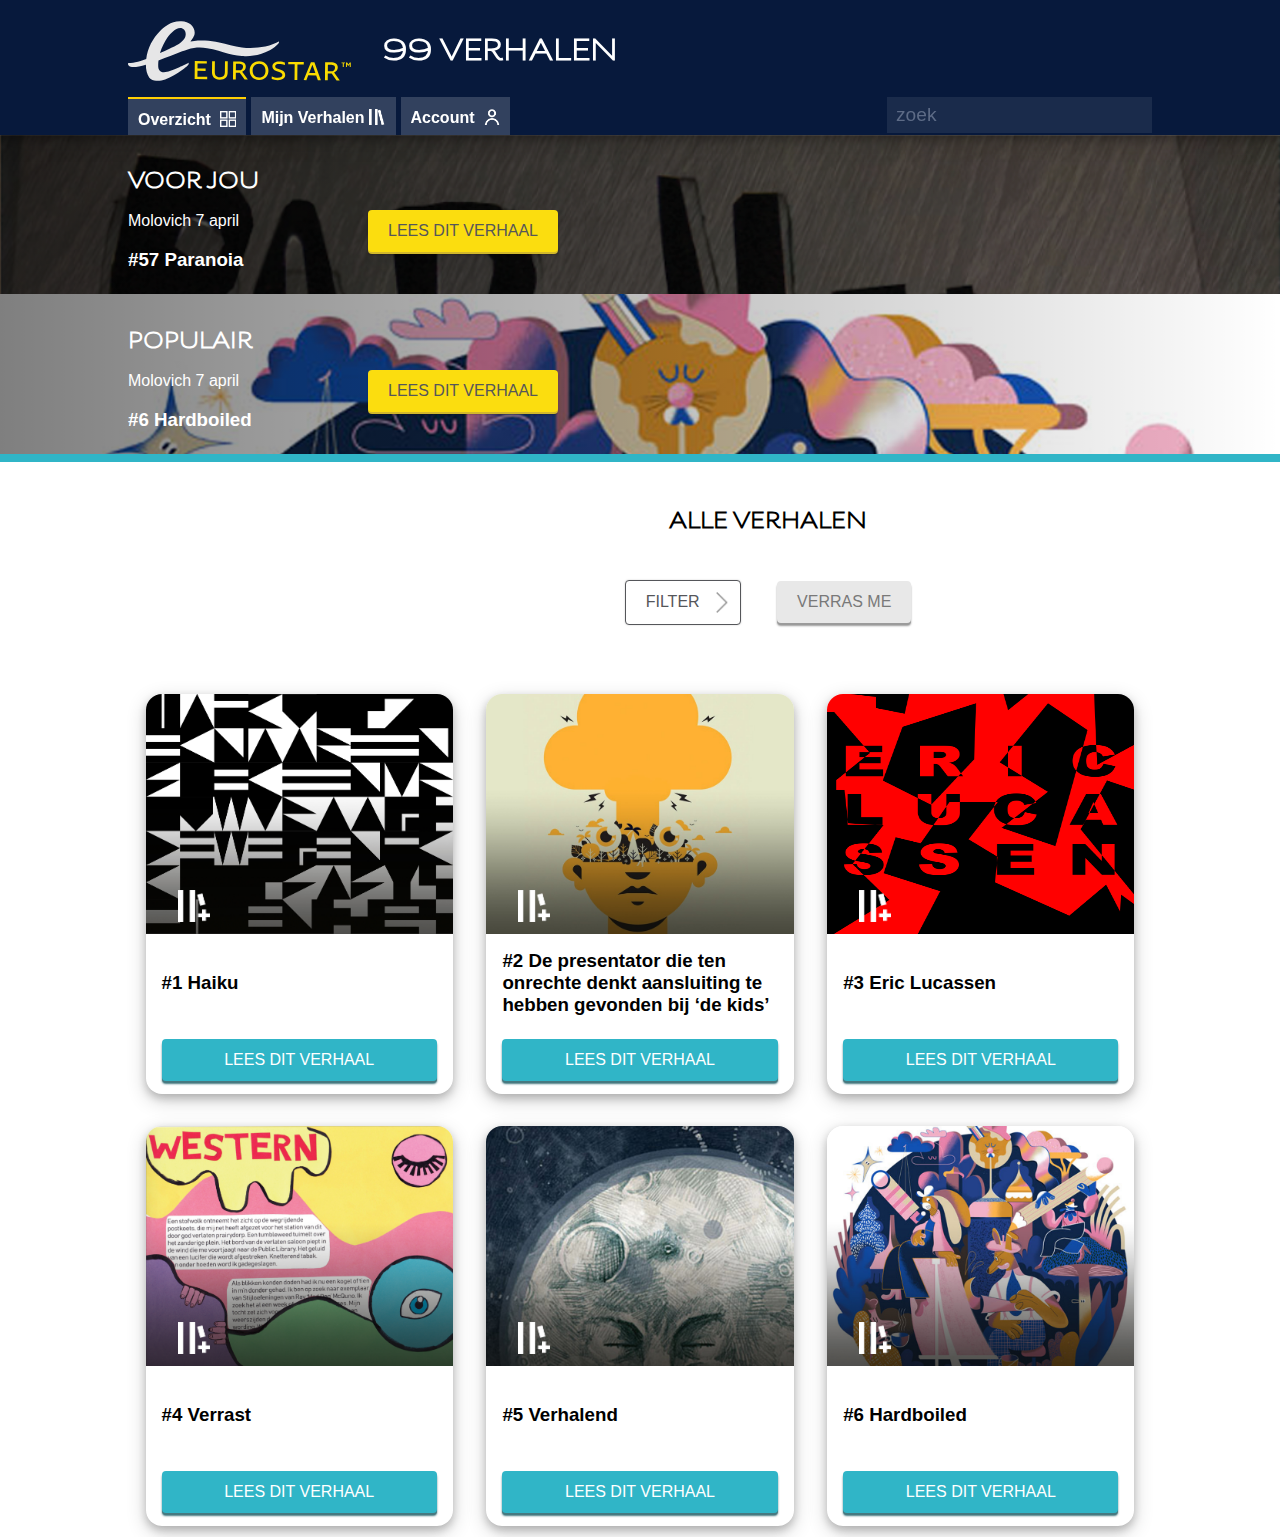
<file: index.html>
<!DOCTYPE html>
<html lang="nl">

<head>
    <meta charset="UTF-8">
    <title>99 Verhalen</title>
    <meta name="viewport" content="width=device-width, initial scale=1">
    <link rel="stylesheet" href="style/styleyeet.css">
</head>

<body id="body">
    <header>
        <div>
            <img src="images/logo-desktop.svg" alt="logo" id="logo">
            <h1>99 Verhalen</h1>
        </div>
        <nav>

            <a href="" class="visiting"><span>overzicht</span> <img src="images/icon-overzicht.png" alt=""></a>
            <a href="verhalen/mijn-verhalen.html" id="verhaalLink"><span>mijn verhalen</span><img src="images/icon-mijn-verhalen.png" id="verhaalIcon" alt=""></a>

            <a href="login/login.html"><span>account</span> <img src="images/icon-voorkeuren.png" alt=""></a>
            <form>
                <input type="text" placeholder="zoek"></form>
        </nav>
    </header>

    <main>
        <section>
            <article class="voor-jou">
                <a href="index-filter.html">
                    <div>

                        <h2>Voor jou</h2>
                        <p><span>Molovich</span><span> 7 april</span></p>
                        <h3>#57 Paranoia</h3>
                        <button class="buttonGeel">lees dit verhaal</button>
                    </div>
                </a>
            </article>

            <article>

                <a href="">
                    <div>

                        <h2>Populair</h2>
                        <p><span>Molovich</span><span> 7 april</span></p>
                        <h3>#6 Hardboiled</h3>
                        <button class="buttonGeel">lees dit verhaal</button>
                    </div>
                </a>
            </article>



        </section>






        <section>
            <div id="divOfDeath">

                <h2>Alle Verhalen</h2>
                <button id="filter-knop" class="filter-knop">filter</button>
                <button id="verras" class="verras">verras me</button>



                <form id="filters" class="hide">

                    <fieldset>
                        <legend>Stemming</legend>

                        <ul>

                            <li><input type="checkbox" name="stemming" value="vrolijk" id="vrolijk">
                                <label for="vrolijk">vrolijk</label></li>
                            <li><input type="checkbox" name="grappig" value="grappig" id="grappig">
                                <label for="grappig">grappig</label></li>
                            <li><input type="checkbox" name="verward" value="verward" id="verward">
                                <label for="verward">verward</label></li>


                            <li><input type="checkbox" name="stemming" value="boos" id="boos">
                                <label for="boos">boos</label></li>
                            <li><input type="checkbox" name="stemming" value="verdrietig" id="verdrietig">
                                <label for="verdrietig">verdrietig</label></li>


                        </ul>
                    </fieldset>

                    <fieldset>
                        <legend>Al Gelezen</legend>
                        <ul>
                            <li>
                                <input type="checkbox" name="stijl" value="gelezen" id="gelezen">
                                <label for="gelezen">gelezen</label></li>
                            <li> <input type="checkbox" name="stijl" value="ongelezen" id="ongelezen">
                                <label for="ongelezen">ongelezen</label></li>


                        </ul>
                    </fieldset>
                    <fieldset>
                        <legend>Populariteit</legend>
                        <ul>
                            <li>
                                <input type="checkbox" name="stijl" value="populair" id="populair">
                                <label for="populair">populair</label></li>
                            <li> <input type="checkbox" name="stijl" value="abstract" id="abstract">
                                <label for="abstract">ondergewaardeerd</label></li>




                        </ul>
                    </fieldset>

                    <button id="toepassen"><a href="index-filter.html">toepassen</a></button>
                </form>
            </div>
            <article>

                <img src="images/haiku.jpg" alt="">
                <img src="images/icon-verhaal-toevoegen.png" class="verhaalImg" alt="">
                <div>
                    <h3>#1 Haiku</h3>
                    <button><a href="verhalen/haiku.html">Lees dit verhaal</a></button>
                </div>
            </article>

            <article>
                <img src="images/random3.jpg" alt="">
                <img src="images/icon-verhaal-toevoegen.png" class="verhaalImg" id="error" alt="">

                <div>
                    <h3>#2 De presentator die ten onrechte denkt aansluiting te hebben gevonden bij ‘de kids’ </h3>
                    <button>Lees dit verhaal</button>
                </div>
            </article>

            <article>

                <img src="images/joopie.png" alt="">
                <img src="images/icon-verhaal-toevoegen.png" class="verhaalImg" alt="">
                <div>
                    <h3>#3 Eric Lucassen</h3>
                    <button><a href="verhalen/haiku.html">Lees dit verhaal</a></button>
                </div>
            </article>
            <article>

                <img src="images/western.jpg" alt="">
                <img src="images/icon-verhaal-toevoegen.png" class="verhaalImg" alt="">
                <div>
                    <h3>#4 Verrast</h3>
                    <button><a href="verhalen/haiku.html">Lees dit verhaal</a></button>
                </div>
            </article>
            <article>

                <img src="images/random2.jpg" alt="">
                <img src="images/icon-verhaal-toevoegen.png" class="verhaalImg" alt="">
                <div>
                    <h3>#5 Verhalend</h3>
                    <button><a href="verhalen/haiku.html">Lees dit verhaal</a></button>
                </div>
            </article>
            <article>

                <img src="images/random1.jpg" alt="">
                <img src="images/icon-verhaal-toevoegen.png" class="verhaalImg" alt="">
                <div>
                    <h3>#6 Hardboiled</h3>
                    <button><a href="verhalen/haiku.html">Lees dit verhaal</a></button>
                </div>
            </article>
        </section>

    </main>
    <footer>
        <div id="popUp" class="popdown">
            <p>Het verhaal is toegevoegd! <a href="">Undo</a></p>
            <img src="images/icon-cross.png" class="stinker" alt="">
        </div>
        <div id="popUpErr" class="popdown">
            <p>Er ging iets mis, probeer opnieuw!</p>
            <img src="images/icon-cross.png" class="stinker" alt="">
        </div>

    </footer>
    <script src="script/script.js"></script>

</body>

</html>
</file>
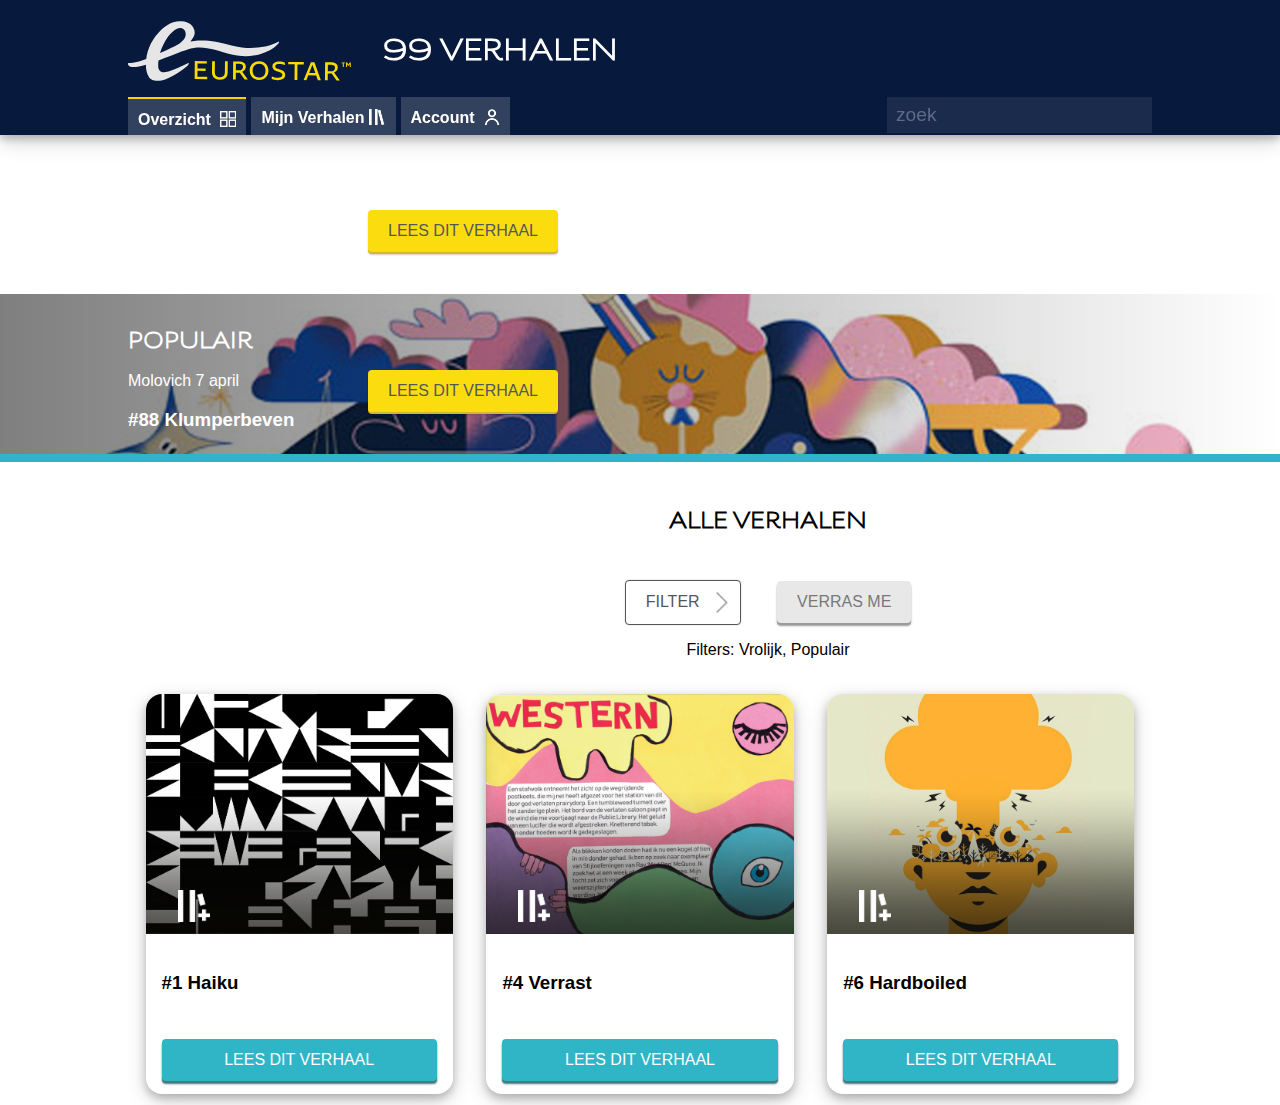
<file: index-filter.html>
<!DOCTYPE html>
<html lang="nl">

<head>
    <meta charset="UTF-8">
    <title>99 Verhalen</title>
    <meta name="viewport" content="width=device-width, initial scale=1">
    <link rel="stylesheet" href="style/styleyeet.css">
</head>

<body id="body">
    <header>
        <div class="titel">
            <img src="images/logo-desktop.svg" alt="logo" id="logo">
            <h1>99 Verhalen</h1>
        </div>
        <nav>

            <a href="index.html" class="visiting"><span>overzicht</span> <img src="images/icon-overzicht.png" alt=""></a>
            <a href="verhalen/mijn-verhalen.html" id="verhaalLink"><span>mijn verhalen</span><img src="images/icon-mijn-verhalen.png" id="verhaalIcon" alt=""></a>


            <a href="login/login.html"><span>account</span> <img src="images/icon-voorkeuren.png" alt=""></a>
            <form>
                <input type="text" placeholder="zoek"></form>
        </nav>
    </header>

    <main>
        <section>
            <article>
                <a href="">
                    <div>

                        <h2>Voor jou</h2>
                        <p><span>Molovich</span><span> 7 april</span></p>
                        <h3>#57 Paranoia</h3>
                        <button class="buttonGeel">lees dit verhaal</button>
                    </div>

                </a>
            </article>

            <article>

                <a href="">
                    <div>

                        <h2>Populair</h2>
                        <p><span>Molovich</span><span> 7 april</span></p>
                        <h3>#88 Klumperbeven</h3>
                        <button class="buttonGeel">lees dit verhaal</button>
                    </div>
                </a>
            </article>



        </section>



        <section>

            <div>

                <h2>Alle Verhalen</h2>
                <button class="filter-knop">filter</button>
                <button id="verras" class="verras">verras me</button>
                <p>Filters: Vrolijk, Populair</p>
            </div>
            <article>

                <img src="images/haiku.jpg" alt="">
                <img src="images/icon-verhaal-toevoegen.png" class="verhaalImg" alt="">
                <div>
                    <h3>#1 Haiku</h3>
                    <button><a href="verhalen/haiku.html">Lees dit verhaal</a></button>
                </div>
            </article>




            <article>

                <img src="images/western.jpg" alt="">
                <img src="images/icon-verhaal-toevoegen.png" class="verhaalImg" alt="">
                <div>
                    <h3>#4 Verrast</h3>
                    <button><a href="verhalen/haiku.html">Lees dit verhaal</a></button>
                </div>
            </article>

            <article>

                <img src="images/random3.jpg" alt="">
                <img src="images/icon-verhaal-toevoegen.png" class="verhaalImg" alt="">
                <div>
                    <h3>#6 Hardboiled</h3>
                    <button><a href="verhalen/haiku.html">Lees dit verhaal</a></button>
                </div>
            </article>
        </section>

    </main>
    <footer>
        <div id="popUp" class="popdown">
            <p>Het verhaal is toegevoegd! <a href="">Undo</a></p>
            <img src="images/icon-cross.png" class="stinker" alt="">
        </div>
        <div id="popUpErr" class="popdown">
            <p>Er ging iets mis, probeer opnieuw!</p>
            <img src="images/icon-cross.png" class="stinker" alt="">
        </div>
    </footer>
    <script src="script/script.js"></script>

</body>

</html>
</file>
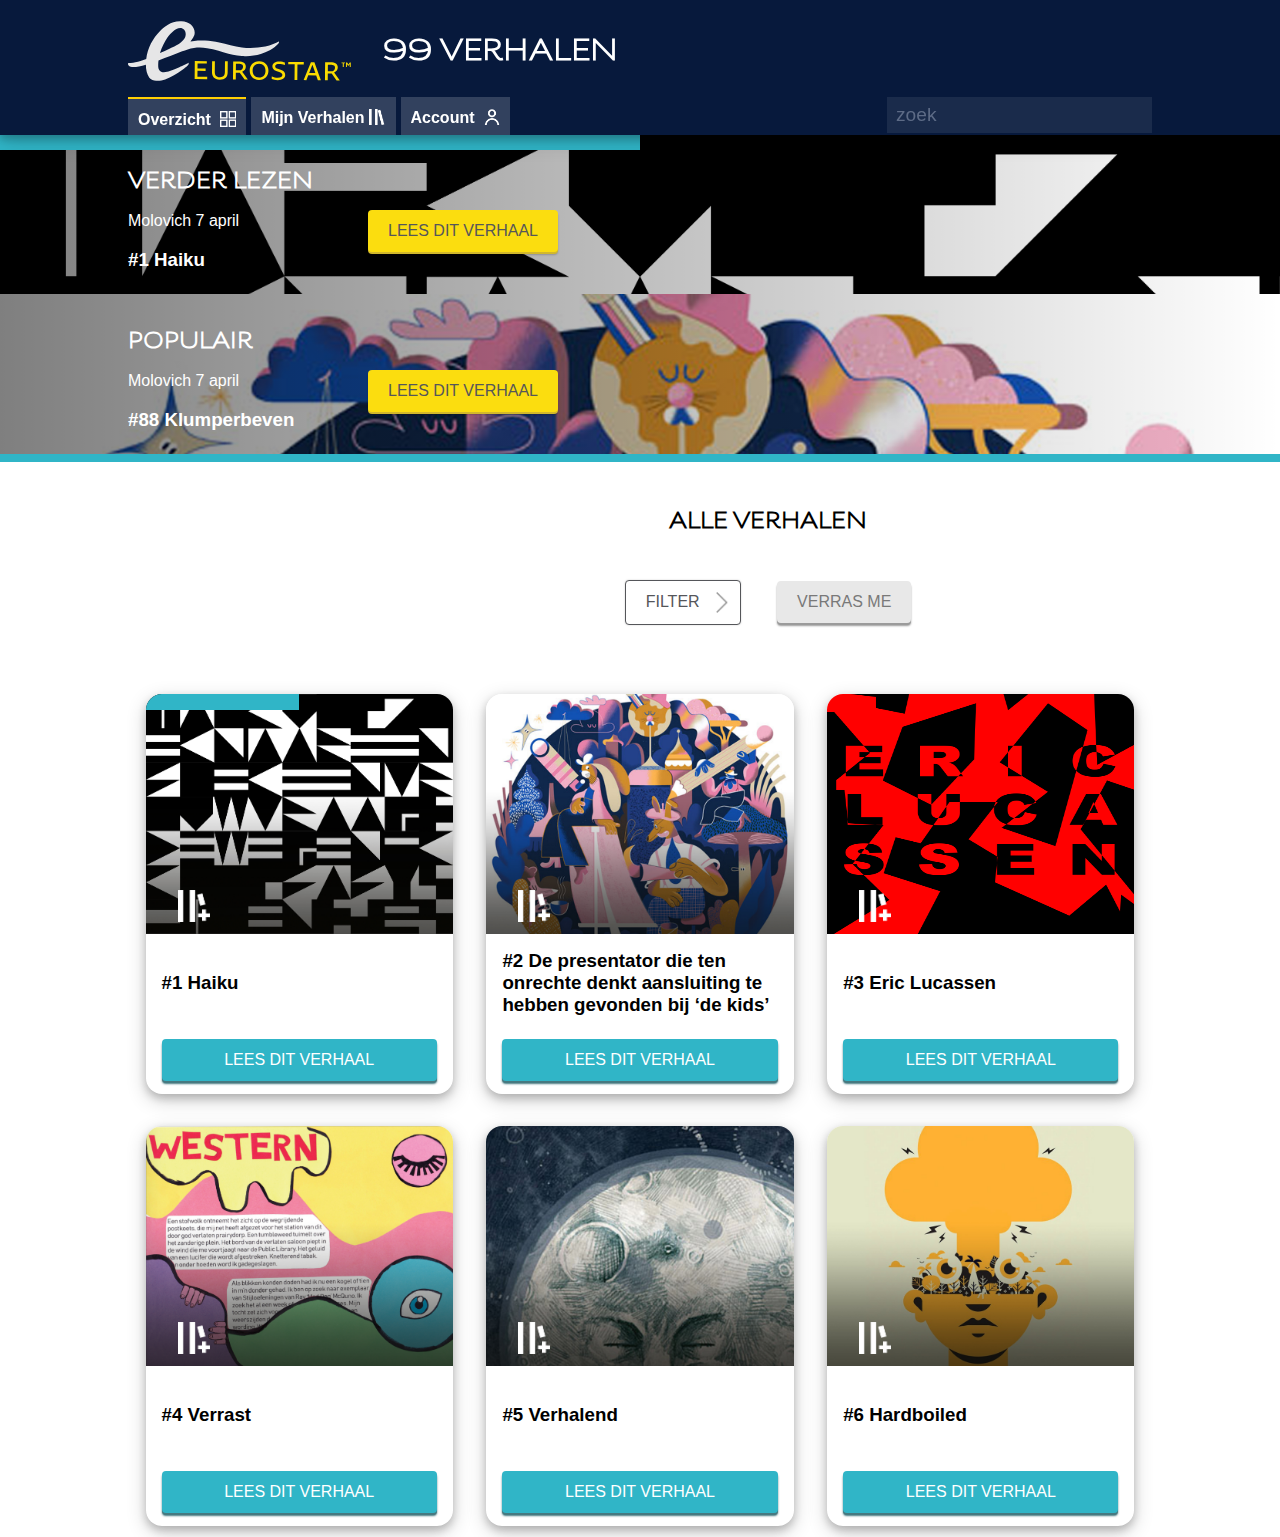
<file: index-gelezen.html>
<!DOCTYPE html>
<html lang="nl">

<head>
    <meta charset="UTF-8">
    <title>99 Verhalen</title>
    <meta name="viewport" content="width=device-width, initial scale=1">
    <link rel="stylesheet" href="style/styleyeet.css">
</head>

<body id="body">
    <header>
        <div class="titel">
            <img src="images/logo-desktop.svg" alt="logo" id="logo">
            <h1>99 Verhalen</h1>
        </div>
        <nav>

            <a href="index.html" class="visiting"><span>overzicht</span> <img src="images/icon-overzicht.png" alt=""></a>
            <a href="verhalen/mijn-verhalen.html" id="verhaalLink"><span>mijn verhalen</span><img src="images/icon-mijn-verhalen.png" id="verhaalIcon" alt=""></a>


            <a href="login/login.html"><span>account</span> <img src="images/icon-voorkeuren.png" alt=""></a>
            <form>
                <input type="text" placeholder="zoek"></form>
        </nav>
    </header>

    <main>
        <section>
            <article class="gelezen">
                <a href="index-filter.html">
                    <div class="balk"></div>
                    <div>

                        <h2>Verder Lezen</h2>
                        <p><span>Molovich</span><span> 7 april</span></p>
                        <h3>#1 Haiku</h3>
                        <button class="buttonGeel">lees dit verhaal</button>
                    </div>

                </a>
            </article>

            <article>

                <a href="">
                    <div>

                        <h2>Populair</h2>
                        <p><span>Molovich</span><span> 7 april</span></p>
                        <h3>#88 Klumperbeven</h3>
                        <button class="buttonGeel">lees dit verhaal</button>
                    </div>
                </a>
            </article>



        </section>






        <section>

            <div>

                <h2>Alle Verhalen</h2>
                <button id="filter-knop" class="filter-knop">filter</button>
                <button id="verras" class="verras">verras me</button>



                <form id="filters">

                    <fieldset>
                        <legend>Stemming</legend>

                        <ul>

                            <li><input type="checkbox" name="stemming" value="vrolijk" id="vrolijk">
                                <label for="vrolijk">vrolijk</label></li>
                            <li><input type="checkbox" name="grappig" value="grappig" id="grappig">
                                <label for="grappig">grappig</label></li>
                            <li><input type="checkbox" name="verward" value="verward" id="verward">
                                <label for="verward">verward</label></li>


                            <li><input type="checkbox" name="stemming" value="boos" id="boos">
                                <label for="boos">boos</label></li>
                            <li><input type="checkbox" name="stemming" value="verdrietig" id="verdrietig">
                                <label for="verdrietig">verdrietig</label></li>


                        </ul>
                    </fieldset>

                    <fieldset>
                        <legend>Al Gelezen</legend>
                        <ul>
                            <li>
                                <input type="checkbox" name="stijl" value="gelezen" id="gelezen">
                                <label for="gelezen">gelezen</label></li>
                            <li> <input type="checkbox" name="stijl" value="ongelezen" id="ongelezen">
                                <label for="ongelezen">ongelezen</label></li>


                        </ul>
                    </fieldset>
                    <fieldset>
                        <legend>Populariteit</legend>
                        <ul>
                            <li>
                                <input type="checkbox" name="stijl" value="populair" id="populair">
                                <label for="populair">populair</label></li>
                            <li> <input type="checkbox" name="stijl" value="abstract" id="abstract">
                                <label for="abstract">ondergewaardeerd</label></li>




                        </ul>
                    </fieldset>

                    <button id="toepassen"><a href="index-filter.html">toepassen</a></button>
                </form>
            </div>

            <article>
                <div class="balkon"></div>
                <img src="images/haiku.jpg" class="gelezenImg" alt="">
                <img src="images/icon-verhaal-toevoegen.png" class="verhaalImg" alt="">
                <div>
                    <h3>#1 Haiku</h3>
                    <button><a href="verhalen/haiku.html">Lees dit verhaal</a></button>
                </div>
            </article>

            <article>
                <img src="images/random1.jpg" alt="">
                <img src="images/icon-verhaal-toevoegen.png" class="verhaalImg" id="error" alt="">

                <div>
                    <h3>#2 De presentator die ten onrechte denkt aansluiting te hebben gevonden bij ‘de kids’ </h3>
                    <button>Lees dit verhaal</button>
                </div>
            </article>

            <article>

                <img src="images/joopie.png" alt="">
                <img src="images/icon-verhaal-toevoegen.png" class="verhaalImg" alt="">
                <div>
                    <h3>#3 Eric Lucassen</h3>
                    <button><a href="verhalen/haiku.html">Lees dit verhaal</a></button>
                </div>
            </article>
            <article>

                <img src="images/western.jpg" alt="">
                <img src="images/icon-verhaal-toevoegen.png" class="verhaalImg" alt="">
                <div>
                    <h3>#4 Verrast</h3>
                    <button><a href="verhalen/haiku.html">Lees dit verhaal</a></button>
                </div>
            </article>
            <article>

                <img src="images/random2.jpg" alt="">
                <img src="images/icon-verhaal-toevoegen.png" class="verhaalImg" alt="">
                <div>
                    <h3>#5 Verhalend</h3>
                    <button><a href="verhalen/haiku.html">Lees dit verhaal</a></button>
                </div>
            </article>
            <article>

                <img src="images/random3.jpg" alt="">
                <img src="images/icon-verhaal-toevoegen.png" class="verhaalImg" alt="">
                <div>
                    <h3>#6 Hardboiled</h3>
                    <button><a href="verhalen/haiku.html">Lees dit verhaal</a></button>
                </div>
            </article>
        </section>

    </main>
    <footer>
        <div id="popUp" class="popdown">
            <p>Het verhaal is toegevoegd! <a href="">Undo</a></p>
            <img src="images/icon-cross.png" class="stinker" alt="">
        </div>
        <div id="popUpErr" class="popdown">
            <p>Er ging iets mis, probeer opnieuw!</p>
            <img src="images/icon-cross.png" class="stinker" alt="">
        </div>
    </footer>
    <script src="script/script.js"></script>

</body>

</html>
</file>
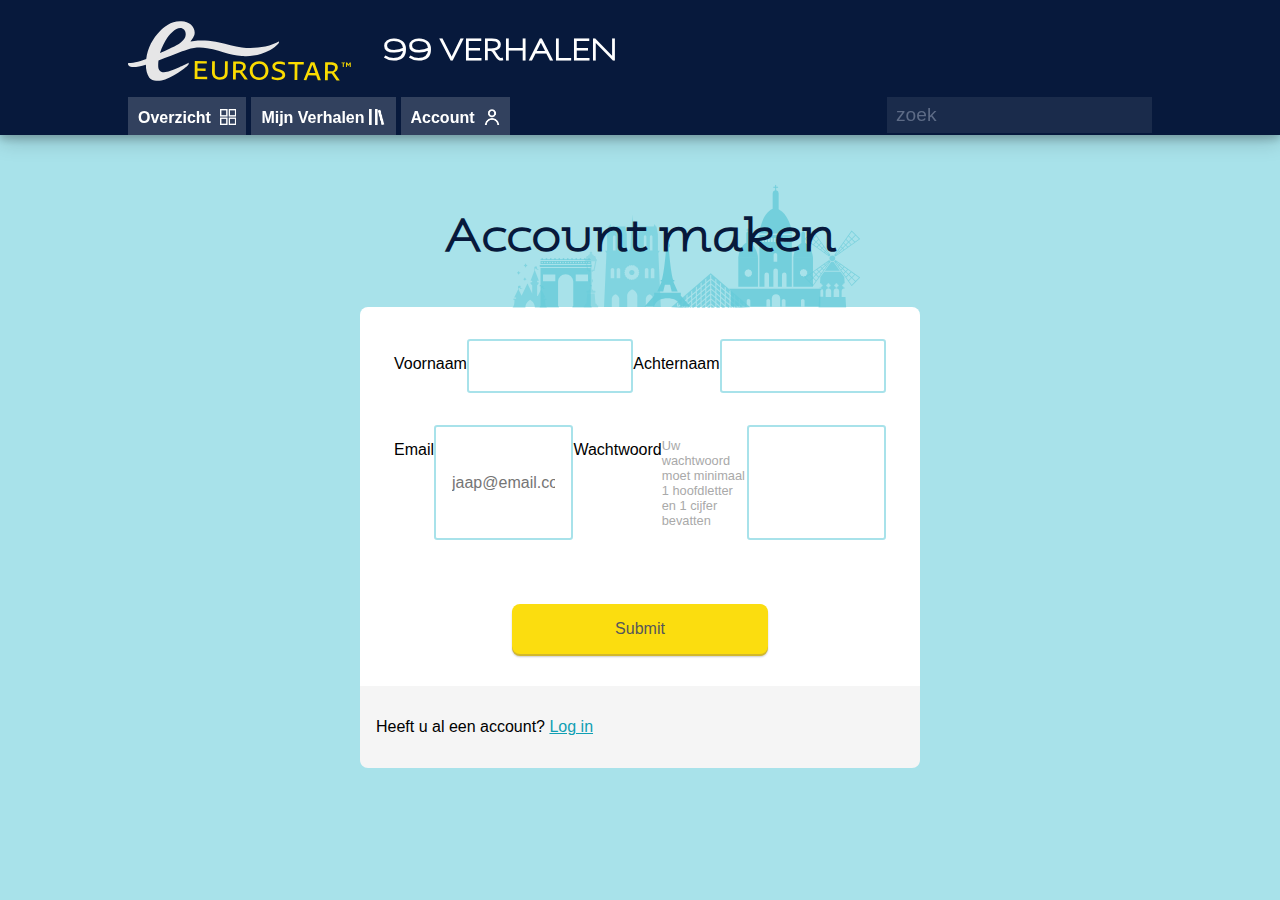
<file: login/account.html>
<!DOCTYPE html>
<html lang="nl">

<head>
    <meta charset="UTF-8">
    <title>Document</title>
    <meta name="viewport" content="width=device-width, initial scale=1">
    <link rel="stylesheet" href="../style/styleyeet.css">
</head>

<body class="loginBody">
    <header>
        <div class="titel">
            <img src="../images/logo-desktop.svg" alt="logo" id="logo">
            <h1>99 Verhalen</h1>
        </div>
        <nav>

            <a href="../index.html"><span>overzicht</span> <img src="../images/icon-overzicht.png" alt=""></a>
            <a href=""><span>mijn verhalen</span><img src="../images/icon-mijn-verhalen.png" alt=""></a>


            <a href=""><span>account</span> <img src="../images/icon-voorkeuren.png" alt=""></a>
            <form>
                <input type="text" placeholder="zoek"></form>
        </nav>
    </header>
    <main>
        <div class="loginHead">
            <h1>Account maken</h1>
        </div>
        <div class="loginForm">
            <img src="../images/paris-landmarks.svg" alt="">
            <form action="">
                <fieldset>
                    <label for="voornaam">Voornaam</label>
                    <input type="text" id="voornaam" class="loginInput" required>
                    <label for="achternaam">Achternaam</label>
                    <input type="text" id="achternaam" class="loginInput" required>
                </fieldset>
                <fieldset>
                    <label for="email">Email</label>

                    <input type="text" id="email" class="loginInput" placeholder="jaap@email.com" required pattern="[a-zA-Z0-9]+[@][a-zA-Z0-9]+[.][a-zA-Z0-9]+">
                    <label for="password">Wachtwoord</label>
                    <p>Uw wachtwoord moet minimaal 1 hoofdletter en 1 cijfer bevatten</p>
                    <!-- required pattern voor wachtwoord is afkomsig van http://html5pattern.com/Passwords -->
                    <input type="password" id="password" class="loginInput" required pattern="^(?=.*\d)(?=.*[a-z])(?=.*[A-Z])(?!.*\s).*$">
                </fieldset>
                <input type="submit" class="buttonGeel2">
            </form>
        </div>
        <div class="loginBottom">
            <p>Heeft u al een account? <a href="login.html" class="smallLink">Log in</a></p>
        </div>
    </main>

    <script src="../script/script.js"></script>
</body>

</html>
</file>
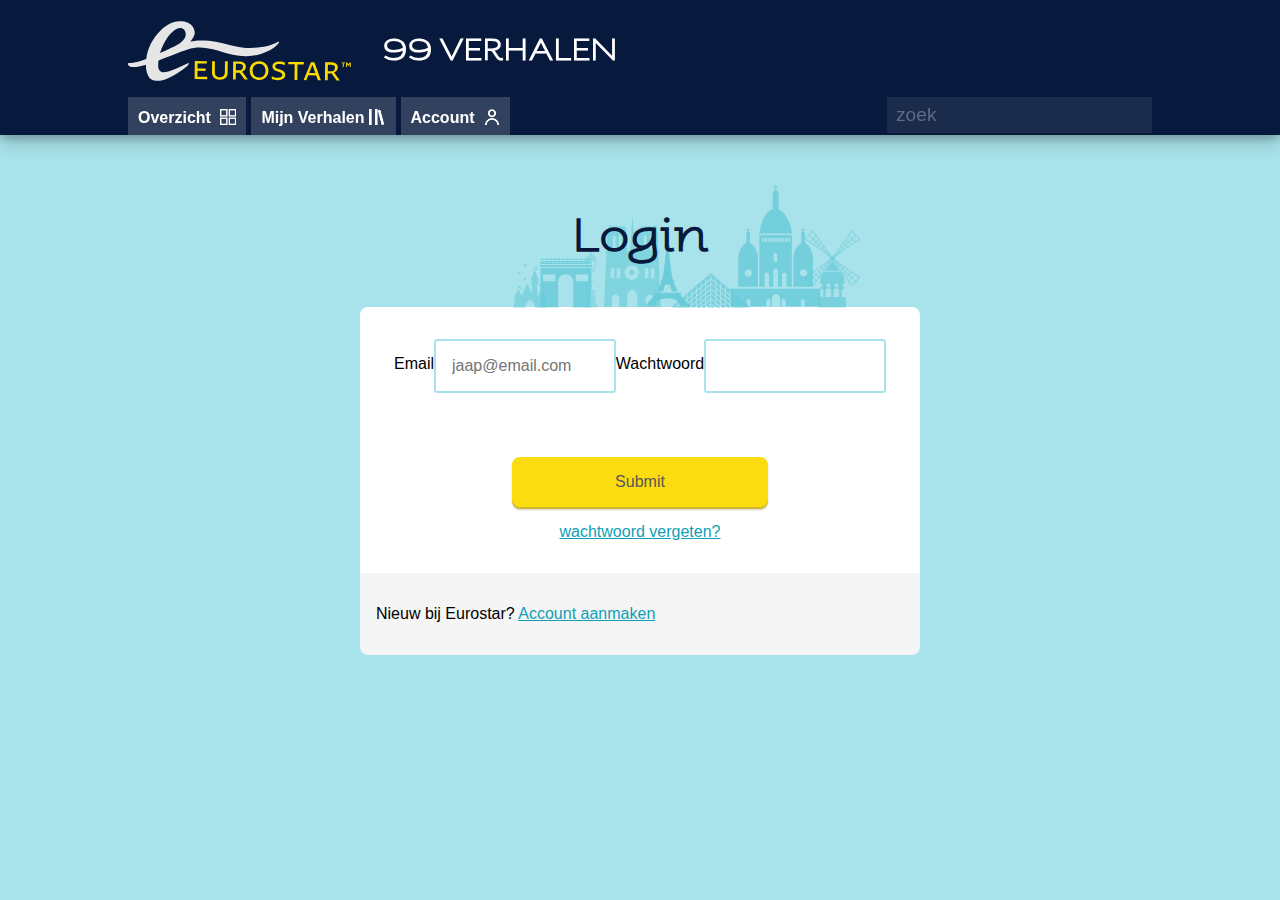
<file: login/login.html>
<!DOCTYPE html>
<html lang="nl">

<head>
    <meta charset="UTF-8">
    <title>Document</title>
    <meta name="viewport" content="width=device-width, initial scale=1">
    <link rel="stylesheet" href="../style/styleyeet.css">
</head>

<body class="loginBody">
    <header>
        <div class="titel">
            <img src="../images/logo-desktop.svg" alt="logo" id="logo">
            <h1>99 Verhalen</h1>
        </div>
        <nav>

            <a href="../index.html"><span>overzicht</span> <img src="../images/icon-overzicht.png" alt=""></a>
            <a href=""><span>mijn verhalen</span><img src="../images/icon-mijn-verhalen.png" alt=""></a>


            <a href=""><span>account</span> <img src="../images/icon-voorkeuren.png" alt=""></a>
            <form>
                <input type="text" placeholder="zoek"></form>
        </nav>
    </header>
    <main>
        <div class="loginHead">
            <h1>Login</h1>
        </div>
        <div class="loginForm">
            <img src="../images/paris-landmarks.svg" alt="">
            <form action="">
                <fieldset>
                    <label for="email">Email</label>
                    <input type="email" placeholder="jaap@email.com" id="email" required pattern="[a-zA-Z0-9]+[@][a-zA-Z0-9]+[.][a-zA-Z0-9]+">
                    <label for="password">Wachtwoord</label>
                    <input type="password" id="password" required>
                </fieldset>
                <input type="submit" class="buttonGeel2">
                <a href="" class="smallLink">wachtwoord vergeten?</a>
            </form>
        </div>
        <div class="loginBottom">
            <p>Nieuw bij Eurostar? <a href="account.html" class="smallLink">Account aanmaken</a></p>
        </div>
    </main>

    <script src="../script/script.js"></script>
</body>

</html>
</file>
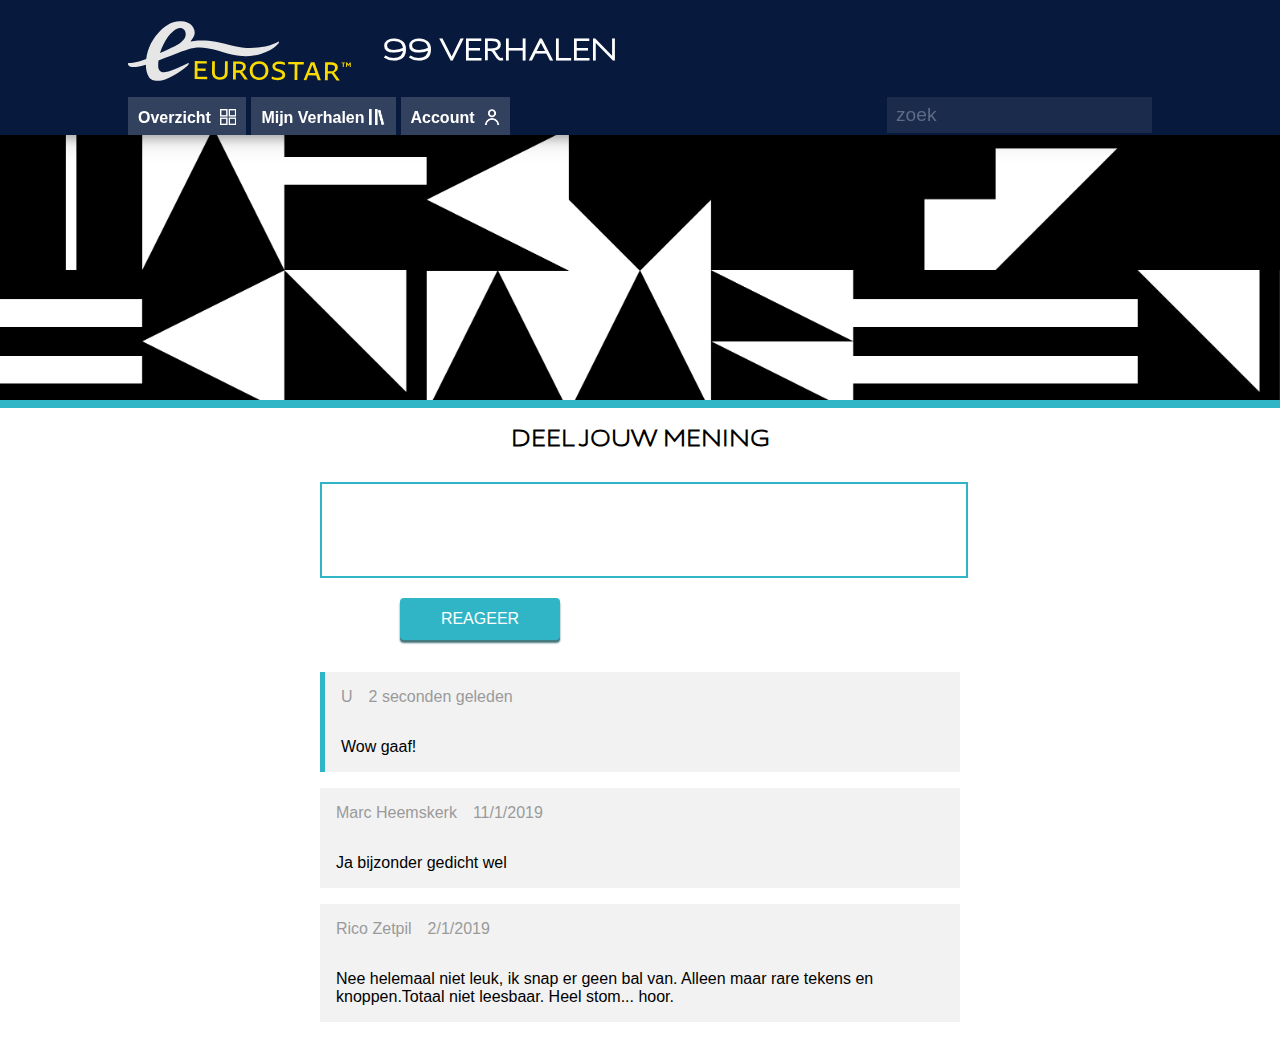
<file: verhalen/comments.html>
<!DOCTYPE html>
<html lang="nl">
<head>
    <meta charset="UTF-8">
    <title>99 Verhalen</title>
    <meta name="viewport" content="width=device-width, initial scale=1">
    <link rel="stylesheet" href="../style/styleyeet.css">
</head>

<body>
    <header>
        <div class="titel">
            <img src="../images/logo-desktop.svg" alt="logo" id="logo">
            <h1>99 Verhalen</h1>
        </div>
        <nav>

            <a href="../index.html"><span>overzicht</span> <img src="../images/icon-overzicht.png" alt=""></a>
            <a href="" id="verhaalLink"><span>mijn verhalen</span><img src="../images/icon-mijn-verhalen.png" id="verhaalIcon"  alt=""></a>


            <a href="../login/login.html"><span>account</span> <img src="../images/icon-voorkeuren.png" alt=""></a>
            <form>
                <input type="text" placeholder="zoek"></form>
        </nav>
    </header>
    <main class="comments">
        <a href="haiku.html">
            <div></div>
        </a>
        <h2>Deel jouw mening</h2>
        <form action="">
            <textarea name="" id="" rows="4"></textarea>
            <input type="submit" value="Reageer" >
        </form>
        <div class="urComment"><span><p>U</p><p>2 seconden geleden</p></span>
            <p class="textComment">Wow gaaf!</p>
        </div>
        <div><span><p>Marc Heemskerk</p><p>11/1/2019</p></span>
            <p class="textComment">Ja bijzonder gedicht wel</p>
        </div>
        <div><span><p>Rico Zetpil</p><p>2/1/2019</p></span>
            <p class="textComment">Nee helemaal niet leuk, ik snap er geen bal van. Alleen maar rare tekens en knoppen.Totaal niet leesbaar. Heel stom... hoor.</p>
        </div>
    </main>
</body>
</html>
</file>
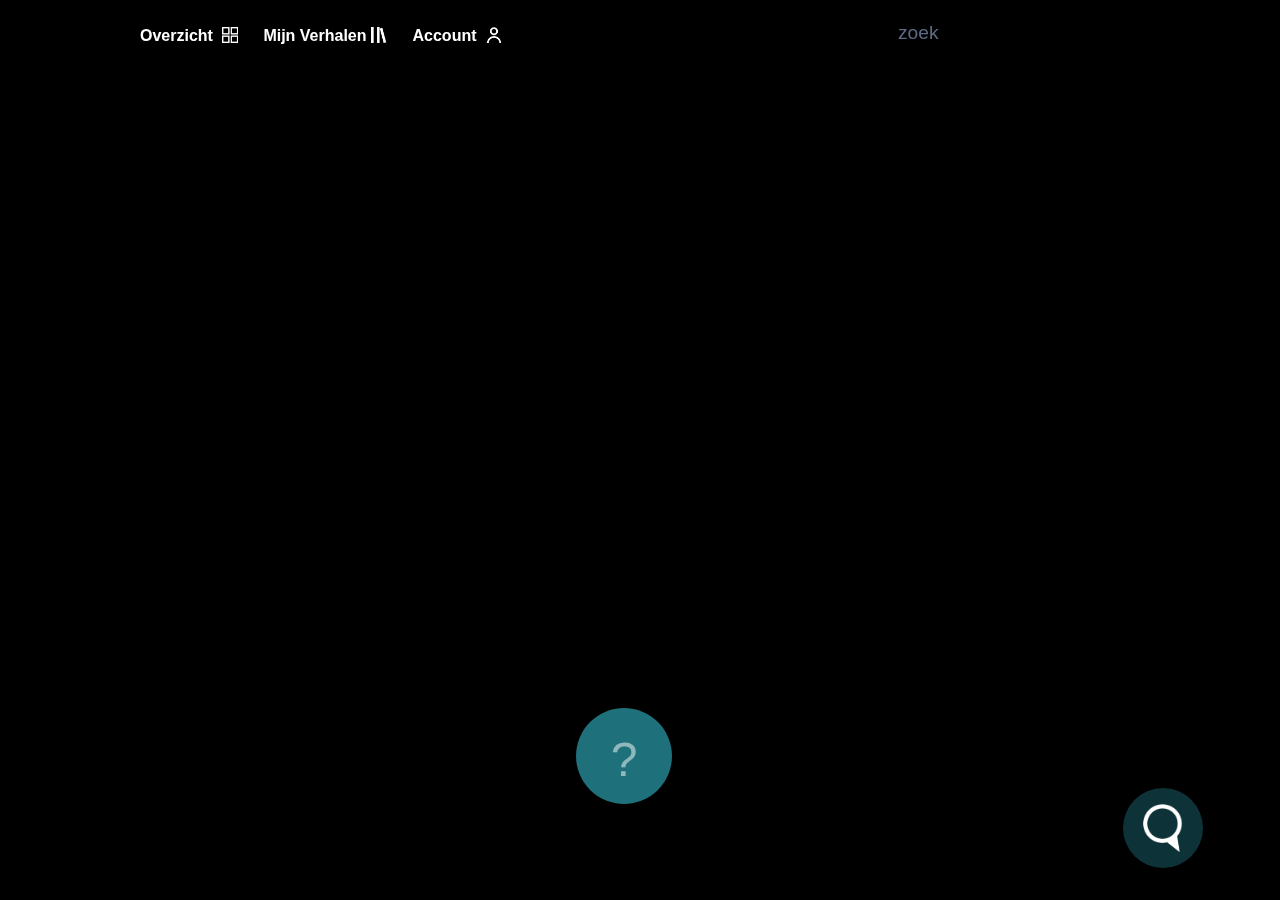
<file: verhalen/haiku.html>
<!DOCTYPE html>
<html lang="en">

<head>
    <meta charset="UTF-8">
    <title>verhaal</title>
    <meta name="viewport" content="width=device-width, initial scale=1">
    <link rel="stylesheet" href="../style/styleyeet.css">
    <link rel="stylesheet" href="../style/styleyote.css">

</head>

<body id="bodyHaiku">
    <header>
        <nav>

            <a href="../index-gelezen.html"><span>overzicht</span> <img src="../images/icon-overzicht.png" alt=""></a>
            <a href="" id="verhaalLink"><span>mijn verhalen</span><img src="../images/icon-mijn-verhalen.png" id="verhaalIcon" alt=""></a>


            <a href="../login/login.html"><span>account</span> <img src="../images/icon-voorkeuren.png" alt=""></a>
            <form>
                <input type="text" placeholder="zoek"></form>
        </nav>
    </header>
    <main class="verhaal">
        <button id="huh">?</button>
        <a href="comments.html"><img src="../images/icon-comment.png" alt=""></a>
        <div class="one" id="black"></div>
        <div class="twoBlind" id="blox">
            <div></div>
            <div></div>
            <div></div>
            <div></div>
            <div></div>
            <div></div>
            <div></div>
            <div></div>
            <div></div>
            <div></div>
            <div></div>
            <div></div>
            <div></div>
            <div></div>
            <div></div>
            <div></div>
            <div></div>
            <div></div>
            <div></div>
            <div></div>
            <div></div>
            <div></div>
            <div></div>
            <div></div>
            <div></div>
            <div></div>
            <div></div>
            <div></div>
            <div></div>
            <div></div>
            <div></div>
            <div></div>
            <div></div>
            <div></div>
            <div></div>
            <div></div>
            <div></div>
            <div></div>
            <div></div>
            <div></div>
            <div></div>
            <div></div>
            <div></div>
            <div></div>
            <div></div>
            <div></div>
            <div></div>
            <div></div>
            <div></div>
            <div></div>
            <div></div>
            <div></div>
            <div></div>
            <div></div>
            <div></div>
            <div></div>
            <div></div>
            <div></div>
            <div></div>
            <div></div>
            <div></div>
            <div></div>
            <div></div>
        </div>
        <div class="backgroundBlind" id="bloxLetters">
            <img src="../images/h.png" alt="h">
            <img src="../images/a.png" alt="a">
            <img src="../images/i.png" alt="i">
            <img src="../images/k.png" alt="k">
            <img src="../images/u.png" alt="u">
            <img src="../images/o.png" alt="">
            <img src="../images/p.png" alt="">
            <img src="../images/z.png" alt="">
            <img src="../images/o.png" alt="">
            <img src="../images/e.png" alt="">
            <img src="../images/k.png" alt="">
            <img src="../images/n.png" alt="">
            <img src="../images/a.png" alt="">
            <img src="../images/a.png" alt="">
            <img src="../images/r.png" alt="">
            <img src="../images/e.png" alt="">
            <img src="../images/e.png" alt="">
            <img src="../images/n.png" alt="">
            <img src="../images/b.png" alt="">
            <img src="../images/o.png" alt="">
            <img src="../images/e.png" alt="">
            <img src="../images/k.png" alt="">
            <img src="../images/e.png" alt="">
            <img src="../images/e.png" alt="">
            <img src="../images/n.png" alt="">
            <img src="../images/v.png" alt="">
            <img src="../images/r.png" alt="">
            <img src="../images/o.png" alt="">
            <img src="../images/u.png" alt="">
            <img src="../images/w.png" alt="">
            <img src="../images/v.png" alt="">
            <img src="../images/r.png" alt="">
            <img src="../images/a.png" alt="">
            <img src="../images/a.png" alt="">
            <img src="../images/g.png" alt="">
            <img src="../images/t.png" alt="">
            <img src="../images/d.png" alt="">
            <img src="../images/e.png" alt="">
            <img src="../images/w.png" alt="">
            <img src="../images/e.png" alt="">
            <img src="../images/g.png" alt="">
            <img src="../images/e.png" alt="">
            <img src="../images/n.png" alt="">
            <img src="../images/i.png" alt="">
            <img src="../images/k.png" alt="">
            <img src="../images/k.png" alt="">
            <img src="../images/o.png" alt="">
            <img src="../images/o.png" alt="">
            <img src="../images/p.png" alt="">
            <img src="../images/b.png" alt="">
            <img src="../images/a.png" alt="">
            <img src="../images/b.png" alt="">
            <img src="../images/y.png" alt="">
            <img src="../images/s.png" alt="">
            <img src="../images/c.png" alt="">
            <img src="../images/h.png" alt="">
            <img src="../images/o.png" alt="">
            <img src="../images/e.png" alt="">
            <img src="../images/n.png" alt="">
            <img src="../images/t.png" alt="">
            <img src="../images/j.png" alt="">
            <img src="../images/e.png" alt="">
            <img src="../images/s.png" alt="">
        </div>
        <div class="textOne" id="textOne">

            <p id="textOneContent"><span class="titel">Haiku</span><span> op zoek naar een boek </span><span>een vrouw vraagt de weg en ik</span><span> koop babyschoentjes</span></p>
        </div>
    </main>
    <script src="../script/script.js"></script>
</body>

</html>
</file>
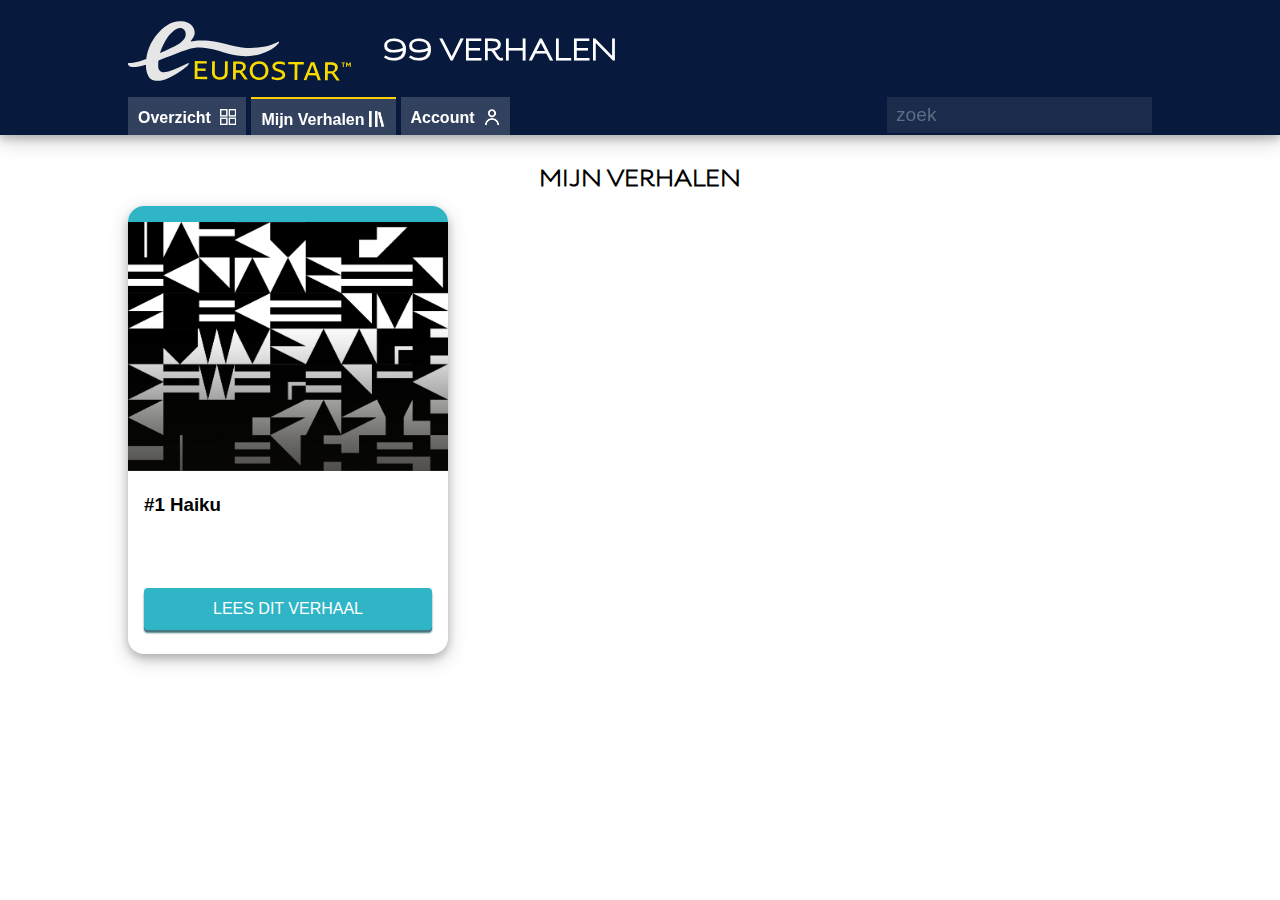
<file: verhalen/mijn-full.html>
<!DOCTYPE html>
<html lang="nl">
<head>
    <meta charset="UTF-8">
    <title>99 Verhalen</title>
    <meta name="viewport" content="width=device-width, initial scale=1">
    <link rel="stylesheet" href="../style/styleyeet.css">
</head>

<body class="mijnFull">
    <header>
        <div class="titel">
            <img src="../images/logo-desktop.svg" alt="logo" id="logo">
            <h1>99 Verhalen</h1>
        </div>
        <nav>

            <a href="../index.html"><span>overzicht</span> <img src="../images/icon-overzicht.png" alt=""></a>
            <a href="" class="visiting" id="verhaalLink"><span>mijn verhalen</span><img src="../images/icon-mijn-verhalen.png" id="verhaalIcon"  alt=""></a>


            <a href="../login/login.html"><span>account</span> <img src="../images/icon-voorkeuren.png" alt=""></a>
            <form>
                <input type="text" placeholder="zoek"></form>
        </nav>
    </header>
    <main>
        <h2>Mijn Verhalen</h2>
        <article>

            <img src="../images/haiku.jpg" alt="">
            <div>
                <h3>#1 Haiku</h3>
                <button><a href="verhalen/haiku.html">Lees dit verhaal</a></button>
            </div>
        </article>

    </main>
</body>
</html>
</file>
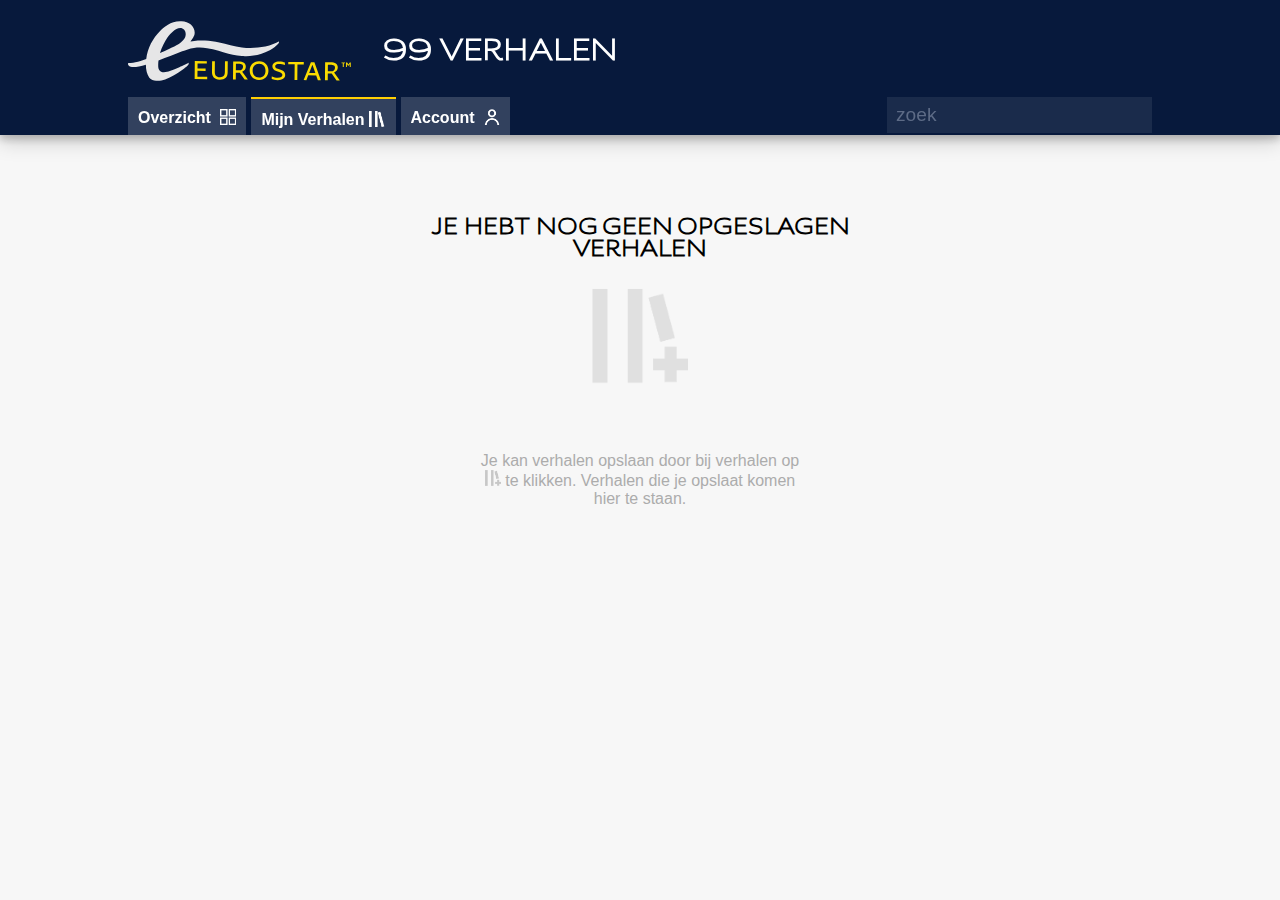
<file: verhalen/mijn-verhalen.html>
<!DOCTYPE html>
<html lang="nl">
<head>
    <meta charset="UTF-8">
    <title>99 Verhalen</title>
    <meta name="viewport" content="width=device-width, initial scale=1">
    <link rel="stylesheet" href="../style/styleyeet.css">
</head>

<body class="mijnVerhaal" id="mijnVerhaal">
    <header>
        <div class="titel">
            <img src="../images/logo-desktop.svg" alt="logo" id="logo">
            <h1>99 Verhalen</h1>
        </div>
        <nav>

            <a href="../index.html"><span>overzicht</span> <img src="../images/icon-overzicht.png" alt=""></a>
            <a href="" class="visiting" id="verhaalLink"><span>mijn verhalen</span><img src="../images/icon-mijn-verhalen.png" id="verhaalIcon"  alt=""></a>


            <a href="../login/login.html"><span>account</span> <img src="../images/icon-voorkeuren.png" alt=""></a>
            <form>
                <input type="text" placeholder="zoek"></form>
        </nav>
    </header>
    <main>
        <h2>Je hebt nog geen opgeslagen verhalen</h2>
        <p>Je kan verhalen opslaan door bij verhalen op <img src="../images/icon-verhaal-dark.png" alt=""> te klikken. Verhalen die je opslaat komen hier te staan.</p>
        <section>
        <article>

                <img src="../images/haiku.jpg" alt="">
                <div>
                    <h3>#1 Haiku</h3>
                    <button><a href="verhalen/haiku.html">Lees dit verhaal</a></button>
                </div>
            </article>
            </section>
    </main>
</body>
</html>
</file>
<file: style/styleyeet.css>
/*Basis*/
* {
    font-family: arial, sans-serif;
    text-decoration: none;
    cursor: auto;
}

body {
    margin: 0;

}


ul {
    list-style: none;
    list-style-type: none;
    padding: 0;
}

a {
    color: white;
}

h2 {
    font-size: 1.5em;
}

button {
    color: white;
    background-color: #30B5C7;
    box-shadow: #467980 0px 2px 0px 0px, #467980 0px 3px 2px 0px;
    border-radius: 4px;
    text-decoration: none;
    font-size: 1em;
    text-transform: uppercase;
    padding: 12px 20px;
    border: none;
}

button:hover {
    background-color: #9ee6f0;
    box-shadow: #30B5C7 0px 2px 0px 0px, #30B5C7 0px 3px 2px 0px;
}

button:active {
    box-shadow: 0px 0px 0px 0px;
    border: none;
}

button:focus {
    outline: 0;
}

input:focus {
    outline: 0;
}

@font-face {
    font-family: aspect;
    src: url(aspect.otf);
}

/*Header*/
h1,
h2 {
    font-family: aspect;

    text-transform: uppercase;
}

header div {
    color: white;
    display: flex;
    width: 80vw;
    margin: auto;
    margin-right: auto;
    padding-bottom: 10px;
}

header div h1 {
    margin-left: 1em;
    margin-right: 1em;
}

header {
    z-index: 20;
    padding-top: 15px;
    background-color: #07193c;
    box-shadow: 0 4px 8px 0 rgba(0, 0, 0, 0.2), 0 6px 20px 0 rgba(0, 0, 0, 0.19);
    height: 7.5em;
    width: 100%;
    position: fixed;
    top: 0;
}

header nav {
    width: 80vw;
    margin: auto;
    margin-right: auto;
    font-weight: bold;
    display: flex;
    justify-content: flex-start;
}

header a {
    color: white;
    text-transform: capitalize;
    margin-right: 5px;
    padding: 10px 15px 10px 10px;
    background-color: #32415e;
    border-top-color: rgb(255, 207, 4, 0);
    transition: background-color 1s;
    transition: border-top-color 1s;
}

.visiting {
    border-top-color: rgb(255, 207, 4);
    border-top-style: solid;
    border-top-width: 2px;
}

nav img {
    height: 1em;
    position: relative;
    top: 0.15em;
    left: 0.3em;
}

nav a {
    box-sizing: border-box;
    height: 2.4em;
}

header a:hover {
    border-top-color: rgb(255, 207, 4);
    border-top-style: solid;

    background-color: #4e648e;
    border-width: 0.1em;
}

nav input {
    padding: 7px 9px 7px 9px;
    font-size: 1.2em;
    background-color: #1a2b4b;
    border: none;
    color: white;
    position: absolute;
    right: 10vw;
}

nav input:hover {
    background-color: #243d6d;
}

nav input:hover::placeholder {
    color: white;
}

nav input::placeholder {
    color: #5d6b86;
}

.nav-mobile {
    display: none;
}

nav form {
    margin: 0;
    padding-top: 0;

}

main {
    margin-top: 8.4em;
}

/*uitgelicht*/

@keyframes glijden {
    45% {
        background: linear-gradient(to right, rgba(0, 0, 0, 0.5), rgba(255, 0, 0, 0)), url(../images/haiku.png) right 10em, url(../images/paranoia.png);
        background-color: black;
        background-repeat: no-repeat;
        background-clip: border-box;
        background-size: 100vw;
    }

    50% {
        background: linear-gradient(to right, rgba(0, 0, 0, 0.5), rgba(255, 0, 0, 0)), url(../images/haiku.png) right 9em, url(../images/paranoia.png);
        background-color: black;
        background-repeat: no-repeat;
        background-clip: border-box;
        background-size: 100vw;
    }

    55% {
        background: linear-gradient(to right, rgba(0, 0, 0, 0.5), rgba(255, 0, 0, 0)), url(../images/haiku.png) right 8em, url(../images/paranoia.png);
        background-color: black;
        background-repeat: no-repeat;
        background-clip: border-box;
        background-size: 100vw;
    }

    60% {
        background: linear-gradient(to right, rgba(0, 0, 0, 0.5), rgba(255, 0, 0, 0)), url(../images/haiku.png) right 7em, url(../images/paranoia.png);
        background-color: black;
        background-repeat: no-repeat;
        background-clip: border-box;
        background-size: 100vw;
    }

    65% {
        background: linear-gradient(to right, rgba(0, 0, 0, 0.5), rgba(255, 0, 0, 0)), url(../images/haiku.png) right 6em, url(../images/paranoia.png);
        background-color: black;
        background-repeat: no-repeat;
        background-clip: border-box;
        background-size: 100vw;
    }

    70% {
        background: linear-gradient(to right, rgba(0, 0, 0, 0.5), rgba(255, 0, 0, 0)), url(../images/haiku.png) right 5em, url(../images/paranoia.png);
        background-color: black;
        background-repeat: no-repeat;
        background-clip: border-box;
        background-size: 100vw;

    }

    75% {
        background: linear-gradient(to right, rgba(0, 0, 0, 0.5), rgba(255, 0, 0, 0)), url(../images/haiku.png) right 4em, url(../images/paranoia.png);
        background-color: black;
        background-repeat: no-repeat;
        background-clip: border-box;
        background-size: 100vw;
    }

    80% {
        background: linear-gradient(to right, rgba(0, 0, 0, 0.5), rgba(255, 0, 0, 0)), url(../images/haiku.png) right 3em, url(../images/paranoia.png);
        background-color: black;
        background-repeat: no-repeat;
        background-clip: border-box;
        background-size: 100vw;
    }

    85% {
        background: linear-gradient(to right, rgba(0, 0, 0, 0.5), rgba(255, 0, 0, 0)), url(../images/haiku.png) right 2em, url(../images/paranoia.png);
        background-color: black;
        background-repeat: no-repeat;
        background-clip: border-box;
        background-size: 100vw;
    }

    90% {
        background: linear-gradient(to right, rgba(0, 0, 0, 0.5), rgba(255, 0, 0, 0)), url(../images/haiku.png) right 1em, url(../images/paranoia.png);
        background-color: black;
        background-repeat: no-repeat;
        background-clip: border-box;
        background-size: 100vw;
    }

    95% {
        background: linear-gradient(to right, rgba(0, 0, 0, 0.5), rgba(255, 0, 0, 0)), url(../images/haiku.png) right 0em, url(../images/paranoia.png);
        background-color: black;
        background-repeat: no-repeat;
        background-clip: border-box;
        background-size: 100vw;

    }

}

@keyframes balkoe {
    from {
        width: 0%;
    }

    to {
        width: 50%;
    }
}

@keyframes bolkoe {
    from {
        width: 0%;
    }

    to {
        width: 18%;
    }
}

.gelezen {
    animation-name: glijden;
    animation-duration: 1s;
    background: linear-gradient(to right, rgba(0, 0, 0, 0.5), rgba(255, 0, 0, 0)), url(../images/haiku.png) right 0em, url(../images/paranoia.png);
    background-color: black;
    background-repeat: no-repeat;
    background-clip: border-box;
    background-size: 100vw;
    width: 100%;
    transition: background 0.1s;
}

.voor-jou {
    background: linear-gradient(to right, rgba(0, 0, 0, 0.5), rgba(255, 0, 0, 0)), url(../images/paranoia.png);
    background-color: black;
    background-repeat: no-repeat;
    background-clip: border-box;
    background-size: 100vw;
    width: 100%;
    transition: background 0.7s;
}



section:first-child div:last-of-type {
    color: white;
    width: 80vw;
    margin: auto;
    margin-right: auto;
    padding: 1em 0px 1em 0px;
    text-align: left;
    height: 8em;
}

.balk {
    animation: balkoe;
    animation-duration: 3s;
    background-color: #30B5C7;
    position: absolute;
    width: 50%;
    margin: none;
    padding: 0;
    height: 1em;
    transition: width 3s;
}


.voor-jou:hover {
    background: linear-gradient(to right, rgba(0, 0, 0, 0.2), rgba(255, 0, 0, 0)), url(../images/paranoia.png);
    background-repeat: no-repeat;

    background-clip: border-box;
    background-size: 105vw;
}

.gelezen:hover {
    background: linear-gradient(to right, rgba(0, 0, 0, 0.2), rgba(255, 0, 0, 0)), url(../images/haiku.png);
    background-repeat: no-repeat;

    background-clip: border-box;
    background-size: 105vw;
}

section:first-child article:last-child {
    color: white;
    background: linear-gradient(to right, rgba(0, 0, 0, 0.5), rgba(255, 0, 0, 0)), url(../images/random1.jpg);
    background-color: black;
    background-repeat: no-repeat;
    background-clip: border-box;
    background-size: 100vw;
    transition: background 0.3s;
}

section:first-child article:last-child:hover {
    background: linear-gradient(to right, rgba(0, 0, 0, 0.2), rgba(255, 0, 0, 0)), url(../images/random1.jpg);
    background-repeat: no-repeat;
    background-clip: border-box;
    background-size: 105vw;
}

section:first-child {
    border-bottom: solid 0.5em;
    border-bottom-color: #30b5c7;
}

.buttonGeel {
    color: #55565a;
    background-color: #fbdd0f;
    box-shadow: #d2b82b 0px 2px 0px 0px, rgba(0, 0, 0, 0.2) 0px 3px 2px 0px;
}

section:first-child button {
    position: relative;
    left: 15em;
    bottom: 5em;
}

.buttonGeel:hover {
    background-color: #fff297;
    box-shadow: #d2b82b 0px 2px 0px 0px, rgba(0, 0, 0, 0.2) 0px 3px 2px 0px;
}

.buttonGeel:active {
    box-shadow: none;
}

/*alle-verhalen*/
section:last-child div:first-child {
    text-align: center;
    width: 100vw;
    margin-bottom: 1.5em;
    height: 12em;
    transition: height 1s;
}

section:last-child div:first-child h2 {
    text-align: center;
    width: 100vw;
    padding-top: 2em;
    padding-bottom: 2em;
    margin: 0;
    background-color: white;
}

.filter-knop {
    background-image: url(../images/pijl-rechts.png);
    background-repeat: no-repeat;
    background-size: 12px;
    background-position: 90px;
    background-color: white;
    border: solid 1px;
    border-color: #55565a;
    color: #55565a;
    box-shadow: rgb(172, 172, 172) 0px 0px 0px 0px, rgba(0, 0, 0, 0.2) 0px 0px 2px 0px;
    padding: 12px 40px 14px 20px;
    height: 2.8em;
}

.filter-knop:hover {
    background-color: #fdfdfd;
    box-shadow: none;
}

.filter-actief:hover {
    background-color: #fdfdfd;
    box-shadow: none;
}

.filter-actief {
    background-image: url(../images/pijl-onder.png);
    background-repeat: no-repeat;
    background-size: 20px;
    background-position: 95%;
    background-color: white;
    border: solid 1px;
    border-color: #55565a;
    color: #55565a;
    box-shadow: rgb(172, 172, 172) 0px 0px 0px 0px, rgba(0, 0, 0, 0.2) 0px 0px 0px 0px;
    width: 50em;
    margin: 0;
}

section:last-child form {
    background-color: #f5f5f5;
    justify-content: space-around;
    display: flex;
    flex-wrap: wrap;
    padding-top: 1em;
    padding-bottom: 3em;
    max-width: 50em;
    margin: auto;
    margin-bottom: 1em;
    z-index: -1;

    position: relative;
    top: -40em;
    transition-property: top;
    transition-duration: 1s;
}

section:last-child form button:hover {
    background-color: #9ee6f0;
    box-shadow: #30B5C7 0px 2px 0px 0px, #30B5C7 0px 3px 2px 0px;
}

/*.hide {

    position: relative;
    top: -20em;
}

.show {
    position: relative;
    top: 0em;

}*/

#filters fieldset {
    border: none;
    font-size: 1.2em;
    width: 10em;
    text-align: left;
}

#filters button {
    height: 3em;
}

.verras {
    background-color: #e8e8e8;
    box-shadow: #9b9b9b 0px 2px 0px 0px, #9b9b9b 0px 3px 2px 0px;
    color: #797979;
    margin-left: 2em;
}

.verras:hover {
    background-color: #fcfcfc;
    box-shadow: #9b9b9b 0px 2px 0px 0px, #9b9b9b 0px 3px 2px 0px;
}

section:last-child {
    display: flex;
    justify-content: space-evenly;
    flex-wrap: wrap;
    width: 80vw;
    margin: auto;
    margin-right: auto;
    height: 40em;
}

/* articles */
section:last-child article {
    width: 20em;
    height: 27em;
    box-shadow: 0 4px 8px 0 rgba(0, 0, 0, 0.2), 0 6px 20px 0 rgba(0, 0, 0, 0.19);
    border-radius: 1em;
    margin: 1em;
    z-index: 2;
}

section:last-child div.balkon {
    animation: balkoe;
    animation-duration: 3s;
    background-color: #30B5C7;
    position: relative;
    top: 0em;
    width: 50%;
    margin: none;
    padding: 0;
    height: 1em;
    transition: width 3s;
    border-top-left-radius: 1em;
    z-index: 2;
}

section article img.gelezenImg {
    margin-top: -2.5em;
}


section:last-child img:first-of-type {
    width: 20em;
    border-radius: 1em 1em 0 0;
}

.verhaalImg {
    height: 2em;
    width: 2em;
    position: relative;
    top: -3em;
    left: 2em;
}

section:last-child article:hover {
    box-shadow: 0 2px 4px 0 rgba(0, 0, 0, 0.2), 0 3px 10px 0 rgba(0, 0, 0, 0.19);
}

section:last-child article div {
    position: relative;
    top: -3em;
    padding: 0 1em 1em 1em;
    height: 9em;
    text-align: left;
    margin: 0;
}

section:last-child div h3 {
    width: 100%;
    height: 4em;
    display: flex;
    align-items: center;
}

section:last-child article button {
    width: 100%;
}

@keyframes popup {
    0% {
        bottom: -3em;
    }

    20% {
        bottom: 0em;
    }

    80% {
        bottom: 0em;
    }

    100% {
        bottom: -3em;
    }
}

.popdown {
    display: none;
}

.popup {
    box-shadow: 0 -3px 4px 0 rgba(0, 0, 0, 0.2);
    text-align: center;
    color: white;

    background-color: #30B5C7;
    width: 100vw;
    position: fixed;
    bottom: 0;
    z-index: 3;
    padding: 0;
    margin: 0;
}

.popupErr {
    box-shadow: 0 -3px 4px 0 rgba(0, 0, 0, 0.2);
    text-align: center;
    color: white;
    background-color: #c73030;
    width: 100vw;
    position: fixed;
    bottom: 0;
    z-index: 3;
    padding: 0;
    margin: 0;
}

footer div img {
    position: absolute;
    bottom: 0.8em;
    height: 1.5em;
    right: 2em;
}

footer p a {
    text-transform: uppercase;

    font-weight: bold;
}

/*LOGIN --- LOGIN --- LOGIN ---- LOGIN --- LOGIN*/
.loginBody {
    background-color: #a8e2ea;
}

.loginHead h1 {
    text-transform: none;
    font-size: 3em;
    color: #07193c;
    text-align: center;
}

.loginHead {
    padding: 3em 1em 1em 1em;
    position: relative;
    z-index: 2;
}

.loginForm {
    background-color: white;
    border-radius: 0.5em 0.5em 0 0;
    box-sizing: border-box;
    padding: 2em;
    width: 35em;
    margin: auto;
}

.loginForm form {
    display: flex;
    flex-direction: column;

    text-align: left;
}

.loginForm label {
    margin: 1em 0 1em 0;
}

.loginForm fieldset input {
    border: solid #a8e2ea 2px;
    border-radius: 0.2em;
    font-size: 1em;
    padding: 1em;
    width: 90%;
}

.loginForm fieldset input:valid {
    border: solid #a8e2ea 2px;
    border-radius: 0.2em;
    font-size: 1em;
    padding: 1em;
    width: 90%;
}

.loginInput:valid {
    background: url(../images/checked.png);
    background-size: 1.3em;
    background-repeat: no-repeat;
    background-position: right 1em center;
}

/*.loginForm fieldset input:invalid {
background: url(../images/cancel.png);
background-size: 1.3em; background-repeat: no-repeat;
 background-position: right 1em center; border: solid 2px;
border-color: #f36363;
}*/
.buttonGeel2 {
    color: #55565a;
    background-color: #fbdd0f;
    box-shadow: #d2b82b 0px 2px 0px 0px, rgba(0, 0, 0, 0.2) 0px 3px 2px 0px;
    width: 16em;
    margin: auto;
    margin-top: 2em;
    border: none;
    border-radius: 0.5em;
    font-size: 1em;
    padding: 1em;
}

.loginForm form input.buttonGeel2:hover {
    background-color: #fff29a;
}

.loginForm form input.buttonGeel2:active {
    background-color: #fff29a;
    box-shadow: none;
}

.loginForm img {
    position: absolute;
    top: 11.5em;
    left: 40%;
    opacity: 0.5;
    z-index: 1;
}

.loginForm a {
    margin-top: 1em;
    font-size: 1em;
    text-align: center;
}

.loginBottom {
    background-color: #f5f5f5;
    border-radius: 0 0 0.5em 0.5em;

    box-sizing: border-box;
    padding: 1em;
    width: 35em;
    margin: auto;
}

.loginForm fieldset {
    display: flex;
    border: none;
    padding: 0;
    margin-bottom: 2em;
}

fieldset p {
    font-size: 0.8em;
    color: #a9a9a9;
}

.smallLink {
    color: #109fb3;
    text-decoration: underline;
}

/* MIJN VERHALEN*/
.mijnVerhaal {
    background-color: #f7f7f7;
    background-image: url(../images/icon-verhaal-grey.png);
    background-repeat: no-repeat;
    background-position: top 18em left 50%;
    background-size: 6em;
}

.mijnVerhaal main h2 {
    text-align: center;
    font-size: 1.5em;
    text-transform: uppercase;
    width: 20em;
    margin: auto;
    margin-top: 9em;
}

.mijnVerhaal p {
    color: #ACACAC;
    text-align: center;
    width: 20em;
    margin: auto;
    margin-top: 12em;
}

.mijnVerhaal p img {
    height: 1em;
}

.mijnVerhaal section {
    display: none;
}

.mijnFull main {
    padding-left: 10vw;
    padding-right: 10vw;
}

.mijnFull main h2 {
    text-align: center;


    text-transform: uppercase;
    width: 20em;
    margin: auto;
    margin-top: 7em;
}

.mijnFull article {
    width: 20em;
    height: 27em;
    box-shadow: 0 4px 8px 0 rgba(0, 0, 0, 0.2), 0 6px 20px 0 rgba(0, 0, 0, 0.19);
    border-radius: 1em;
    margin-top: 1em;
    border-top: solid;
    border-top-color: #30B5C7;
    border-top-width: 1em;
}

.mijnFull main img:first-of-type {
    width: 20em;
}

.verhaalImg {
    height: 2em;
    width: 2em;
    position: relative;
    top: -3em;
    left: 2em;
}

.mijnFull article:hover {
    box-shadow: 0 2px 4px 0 rgba(0, 0, 0, 0.2), 0 3px 10px 0 rgba(0, 0, 0, 0.19);

}

.mijnFull main div {
    padding: 0 1em 1em 1em;
    height: 9em;
    text-align: left;
    margin: 0;
}

.mijnFull div h3 {
    height: 4em;
}

.mijnFull article button {
    width: 100%;
}

.comments {
    margin-top: 1em;
}

.comments h2 {
    text-align: center;
    font-size: 1.5em;
}

.comments a div {
    background-image: url(../images/haiku.jpg);
    background-repeat: no-repeat;
    background-size: 100%;
    width: 100vw;
    height: 17em;
    margin-top: 8em;

    border-bottom: solid 0.5em;
    border-bottom-color: #30b5c7;
}

.comments form {
    width: 40em;
    margin: auto;
    margin-top: 2em;
    margin-bottom: 2em;
}

.comments textarea {
    resize: none;
    width: 100%;
    font-size: 1.2em;
    border: 2px solid #30B5C7;
}

.comments input {
    color: white;
    background-color: #30B5C7;
    box-shadow: #467980 0px 2px 0px 0px, #467980 0px 3px 2px 0px;
    border-radius: 4px;
    text-decoration: none;
    font-size: 1em;
    text-transform: uppercase;
    padding: 12px 20px;
    border: none;
    text-align: center;
    width: 10em;
    margin-left: 5em;

    margin-top: 1em;
}

.comments div {
    background-color: #f2f2f2;
    width: 40em;
    margin: auto;
    margin-top: 1em;
}

.urComment {
    border-left: 5px solid #30B5C7;
    box-sizing: border-box;
}

.comments span {
    display: flex;
    color: #9a9a9a;
}

.comments span p {
    margin-left: 1em;
}

.textComment {
    padding: 0 1em 1em 1em;
    text-align: left;
}

@media only screen and (min-width: 75em) {
    section:last-child article {
        width: 30%;
        height: 25em;

        box-shadow: 0 4px 8px 0 rgba(0, 0, 0, 0.2), 0 6px 20px 0 rgba(0, 0, 0, 0.19);
        border-radius: 1em;
        margin: 1em;
    }

    section:last-child img:first-of-type {
        width: 100%;
        height: 60%;
        z-index: 0;
    }

    section:last-child article div {
        z-index: 1;
        position: relative;
        bottom: 7em;
    }


}

@media only screen and (max-width: 51em) {
    .balk {
        height: 0.5em;
        top: 8em;
        width: 25%;
    }

    header {
        position: sticky;
        top: -5em;
    }



    section:first-child {
        display: flex;
        justify-content: flex-start;
    }

    section:first-child article {
        width: 100%;
        height: 13em;

    }

    section:first-child article img {
        display: none;
    }

    section:first-child div:last-of-type {
        text-align: center;
        width: 80%;
        padding: 2em 0;
    }

    section:first-child div h2 {
        margin-bottom: 2em;
    }

    section:first-child button {
        display: none;
    }

    section:last-child div h3 {
        width: 15em;
        height: 4em;
        display: flex;
        align-items: center;
    }

    header {
        height: 7em;
    }

    header nav {
        display: flex;
        justify-content: space-around;
        background-color: #1a2b4b;
        width: 100%;
    }

    header div h1 {
        margin: 0.3em;
        font-size: 1.5em;
    }

    header div img {
        width: 8em;
        margin: auto;
        ;
    }

    header div:first-of-type {
        flex-direction: column;

        text-align: center;
    }

    header div:first-of-type {
        padding-right: 1em;
    }

    nav span {
        display: none;
    }

    nav img {
        padding-right: 0.5em;
        ;
        display: block;
        height: 1.8em;
    }

    nav input::placeholder {
        color: transparent;
    }

    nav form {
        margin: 0 5vw;
    }

    nav a {
        display: flex;
        justify-content: space-around;
        flex-direction: column;
        background: none;
        margin: 0 6vw;
        display: flex;

        justify-content: space-between;
        margin: 0 5vw;
        padding-left: 1em;
        border-bottom-color: rgba(255, 207, 4, 0);
        transition: border-bottom-color 0.7s;
        height: 3em;
    }

    nav a:hover {
        border-bottom-color: rgb(255, 207, 4);
        border-bottom-style: solid;
        border-top: none;
        background: none;
        border-width: 0.1em;
        height: 3.1em;
    }

    nav {
        position: absolute;
    }

    nav a {
        z-index: 0;
    }

    nav input {
        background: url(../images/icon-zoeken.png);
        background-repeat: no-repeat;
        background-position: center;
        background-size: 1.7rem;
        width: 2em;
        padding-top: 1.1em;

        margin-left: 0;
        z-index: 1;
        position: inherit;
        color: transparent;
        transition: background-position 0.3s;
    }

    nav input:focus {
        color: white;
        z-index: 1;
        width: 78%;
        padding: 0.73em 1em 0.73em 3em;
        margin: 0;
        position: absolute;
        top: 0;
        left: 0;
        background-color: #1a2b4b;
        background-position: left 15px center;
    }

    nav input:focus::placeholder {
        color: #496080;
    }

    nav input:hover {
        border-bottom-color: rgb(255, 207, 4);
        border-bottom-style: solid;
        border-width: 0.1em;
        background-color: #1a2b4b;
    }

    nav input:focus:hover {

        border-bottom-color: rgb(255, 207, 4);
        border-bottom-style: solid;
        border-width: 0;
    }

    nav input:hover::placeholder {
        color: transparent;
    }

    main {
        margin-top: 0;
    }

    .filter-actief {
        width: 100vw;
    }

    section:first-child article:first-child {
        width: 100%;
    }



    .visiting {
        height: 3.1em;
        border-top: none;
        border-bottom-color: rgb(255, 207, 4);
        border-bottom-style: solid;
        border-width: 0.1em;
    }

    .visiting:hover {
        border-bottom-color: rgb(255, 244, 199);
    }



    form button {
        top: 42em;
    }

    /* LOGIN */
    .loginForm img {
        position: absolute;
        top: 11em;
        left: 15vw;
    }

    .loginForm {
        width: 90vw;
    }

    .loginBottom {
        width: 90vw;
    }

    .mijnVerhaal main h2 {
        margin-top: 2em;
        width: 15em;

    }

    .mijnVerhaal {
        background-position: top 12em;
    }

    .mijnVerhaal p {
        margin-top: 12em;
    }

    .mijnFull main h2 {

        margin-top: 2em;
        width: 10em;
    }

    .comments a div {
        margin-top: 1em;
    }

    .comments div {
        width: 20em;
    }

    .comments form {
        width: 20em;
    }
}

@media only screen and (max-width: 400px) {


    section:first-child article {
        height: 9em;
    }

    section:first-child h3 {

        display: none;
    }

    section:first-child p {
        display: none;
    }

    section:last-child form {
        display: flex;
        flex-direction: column;
        justify-content: space-around;
        width: 100%;

        padding-top: 1em;
        padding-bottom: 3em;
    }

    #filters fieldset {
        margin: auto;
    }

    section:last-child article {
        width: 20em;
        height: 27em;
        box-shadow: 0 4px 8px 0 rgba(0, 0, 0, 0.2), 0 6px 20px 0 rgba(0, 0, 0, 0.19);
        border-radius: 1em;
        margin: 1em;
    }

    section:last-child img:first-of-type {
        width: 20em;
    }

    section:last-child article:hover {
        box-shadow: 0 2px 4px 0 rgba(0, 0, 0, 0.2), 0 3px 10px 0 rgba(0, 0, 0, 0.19);

    }

    section:last-child article div {
        padding: 0 1em 1em 1em;
        height: 9em;
        text-align: left;
        margin: 0;
    }


    form button {
        top: 38em;
        width: 12em;
        margin: auto;
    }

    .loginForm img {
        display: none;
    }

    mijnFull article {
        margin: auto;
    }

    .mijnFull main {
        display: flex;
        flex-direction: column;
        align-items: center;
    }
}
</file>
<file: style/styleyote.css>
@keyframes maakRuimte {
     from {
         margin-right: 0;
     }

     to {
         margin-right: 10em;
     }
 }

 @keyframes knopacity {
     0% {
         opacity: 0;
     }

     60% {
         opacity: 0;
     }

     100% {
         opacity: 100;
     }
 }


 body {}

 header {
     height: 3em;
     z-index: 1000;
     background-color: rgba(0, 0, 0, 0.13);
 }

 header nav {
     height: 3em;
     background-color: transparent;
 }



 nav a {
     background-color: rgba(0, 0, 0, 0.13);
 }

 nav a:hover {
     background-color: rgba(103, 103, 103, 0.24);
 }

 nav input {
     background-color: rgba(0, 0, 0, 0.13);
 }

 .verhaal button {
     animation-name: knopacity;
     animation-duration: 5s;
     font-size: 3em;
     height: 2em;
     padding: 0.5em;
     border-radius: 2em;
     width: 2em;
     position: fixed;
     bottom: 2em;

     right: 47.5%;
     color: rgba(255, 255, 255, 0.5);
     background-color: rgba(48, 181, 199, 0.62);
     border: none;
     transition: background-color 1s;
     outline: 0;
     z-index: 105;
     box-shadow: none;
     text-transform: none;
 }

 .verhaal button:hover {
     color: white;
     background-color: #30b5c7;
 }

 .verhaal button:active {
     background-color: rgba(201, 199, 199, 0.95);
     transition: background-color 0.5s;
 }

 .verhaal a {
     height: 5em;
     width: 5em;
     border-radius: 3em;
     background-color: rgba(48, 181, 199, 0.28);
     position: absolute;
     bottom: 2em;
     right: 6vw;
     z-index: 200;
 }

 .verhaal a:hover {
     background-color: #30b5c7;
 }

 .verhaal a img {
     height 3em;
     width: 3em;
     position: relative;
     top: 1em;
     left: 1em;
 }

 body {
     background-color: black;
     margin-left: 2px;
 }

 .one {
     position: absolute;
     top: 0;
     background-color: black;
     width: 100vw;
     height: 53.5em;
     z-index: 100;
     transition: height 1s;
 }

 .oneBlind {
     height: 0;
 }

 .two {
     width: 100vw;
     margin-top: 0;
     display: flex;
     flex-wrap: wrap;
     position: absolute;
     top: 0;
     opacity: 100;
     transition: margin-top 2s;
 }

 .twoStart {
     position: absolute;
     top: 0;
 }

 .twoBlind {
     visibility: hidden;
 }

 .two div {
     box-sizing: border-box;
     background-color: black;
     border: solid;
     border-color: white;
     border-width: 0.1em;
     width: 11.111%;
     height: 11.111vw;
     z-index: 99;
     transition: opacity 0.7s;
 }

 .two div:hover {
     opacity: 0;
     border-width: 0;
 }

 .two div:visited {
     background-color: red;
 }

 .backgroundBlind {
     display: none;
 }

 .background {
     position: absolute;
     top: 0;
     display: flex;
     align-content: flex-start;
     flex-wrap: wrap;
     width: 100vw;
     background-color: black;
     z-index: 1;
 }

 .background img {
     margin: 0;
     width: 11.111vw;
     height: 11.111vw;
 }

 .backgroundYeet {
     position: absolute;
     top: 0;
     display: flex;
     align-content: flex-start;
     flex-wrap: wrap;
     width: 100vw;
     background-color: white;
     z-index: 1;
 }

 .backgroundYeet img {
     transition: margin 1s;
     margin-bottom: 5em;
     width: 11.111vw;
     height: 11.111vw;
 }

 .backgroundLast {
     transition: margin 1s;
     position: absolute;
     top: 0;
     display: flex;
     align-content: flex-start;
     flex-wrap: wrap;
     width: 80vw;
     margin: 5vw 0 0 10vw;
     font-size-adjust: center;
     background-color: white;
     z-index: 1;
 }

 .backgroundLast img {
     transition: height 1s;
     margin-bottom: 10vw;
     width: 10vw;
     height: 10vw;
 }

 .textOne {
     display: none;
     flex-wrap: wrap;
     width: 80vw;
     margin: auto;
     margin-top: 5vw;
     transition-property: all;
     transition-duration: 1s;
 }

 .textOne p {
     letter-spacing: -1.2vw;
     word-break: break-all;
     font-weight: 600;
     font-size: 10vw;
     font-family: arial;
     text-transform: uppercase;
     margin: auto;
     text-align: center;
     transition-property: all;
     transition-duration: 1s;
 }



 @media only screen and (max-width: 400px) {
     .verhaal button {
         animation-name: knopacity;
         animation-duration: 5s;
         font-size: 2em;
         padding: 0.5em;
         width: 2.5em;
         height: 2.5em;
         border-radius: 1em;
         position: fixed;
         bottom: 1em;

         right: 40%;
         margin: auto;
         color: rgba(255, 255, 255, 0.5);
         background-color: rgba(43, 43, 43, 0.1);
         border-radius: 2em;

     }

     .one {
         height: 100%;
     }

     .two div {
         box-sizing: border-box;
         background-color: black;
         border: solid;
         border-color: white;
         border-width: 0.1em;
         width: 16.666%;
         height: 16.666vw;
         transition: background-color 0.7s;
     }

     .background img {
         outline: 0;
         margin: 0;
         width: 16.666%;
         height: 16.666vw;
     }

     .verhaal a {
         height: 3em;
         width: 3em;
         border-radius: 2em;
         background-color: rgba(48, 181, 199, 0.28);
         position: absolute;
         bottom: 2em;
         right: 6vw;
         z-index: 200;
     }

     .verhaal a:hover {
         background-color: #30b5c7;
     }

     .verhaal a img {
         height 1.5em;
         width: 1.5em;
         position: relative;
         top: 0.8em;
         left: 0.8em;
     }
 }
</file>
